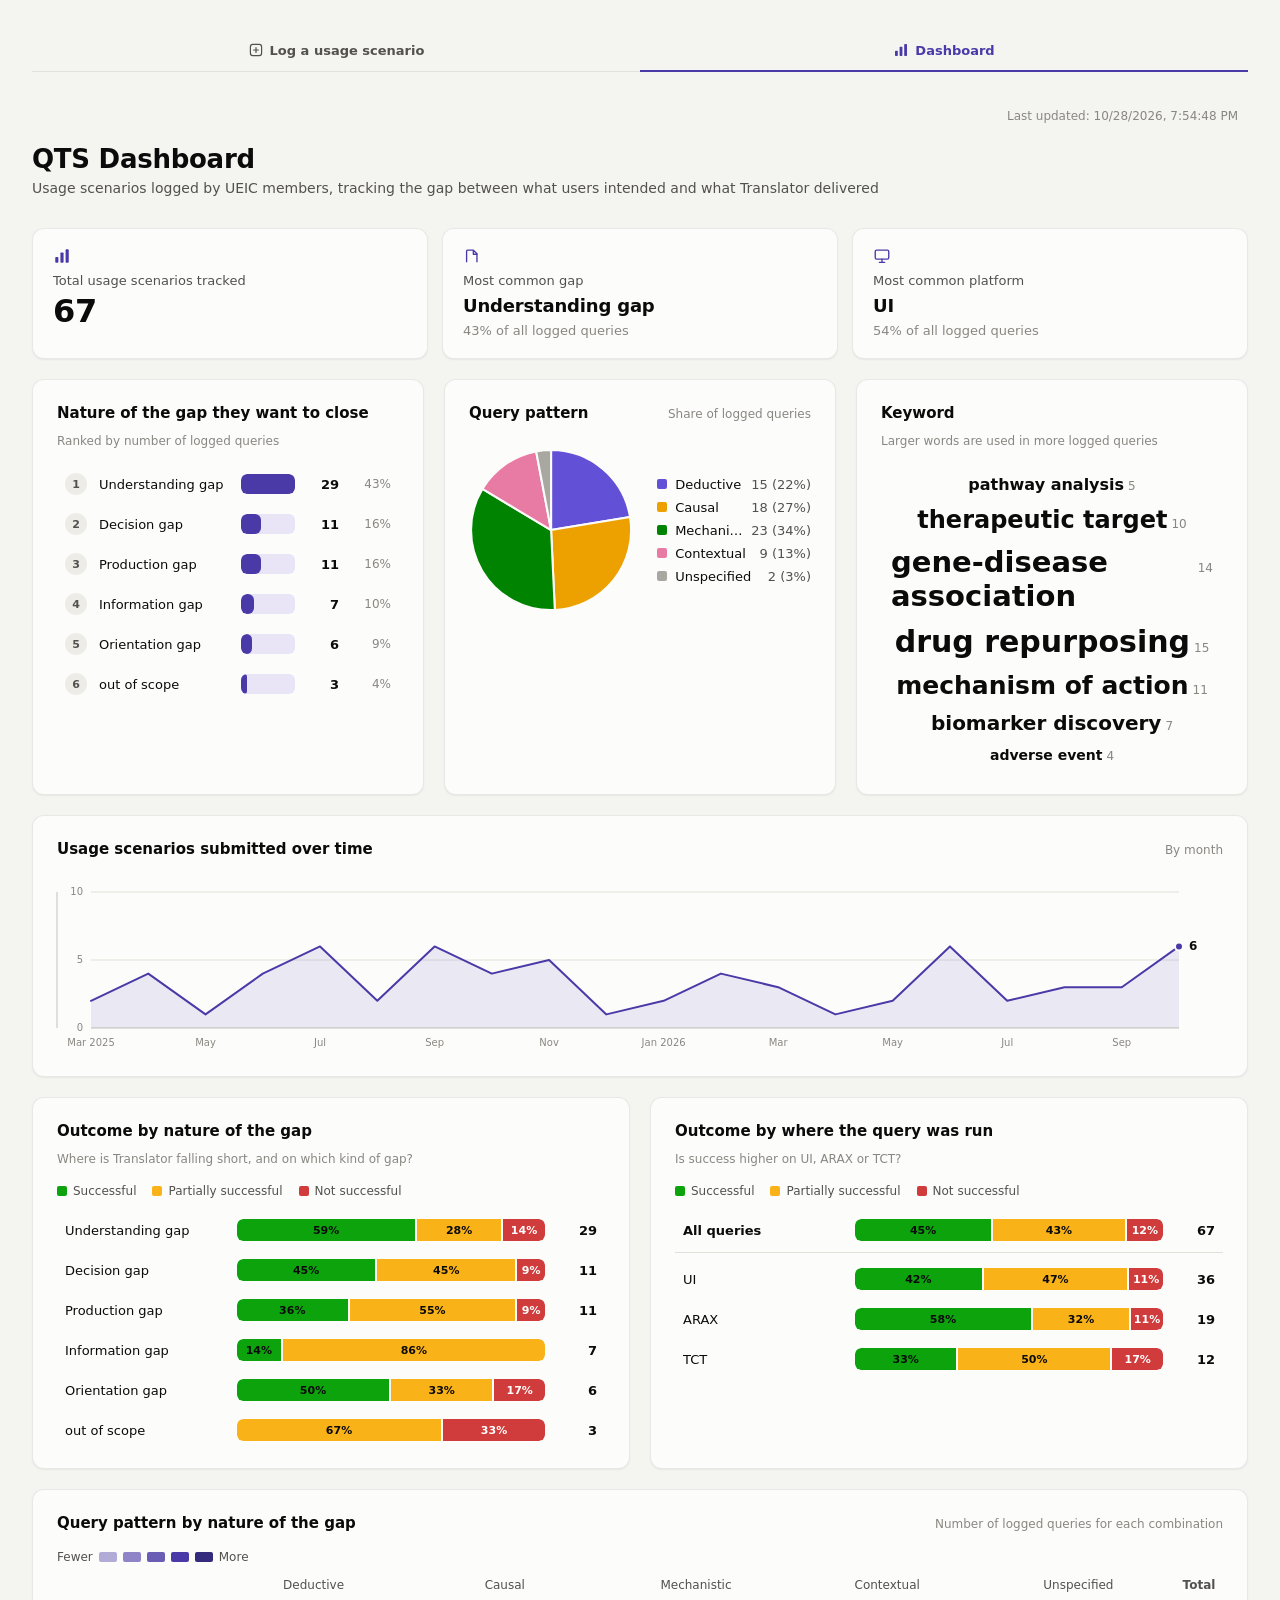
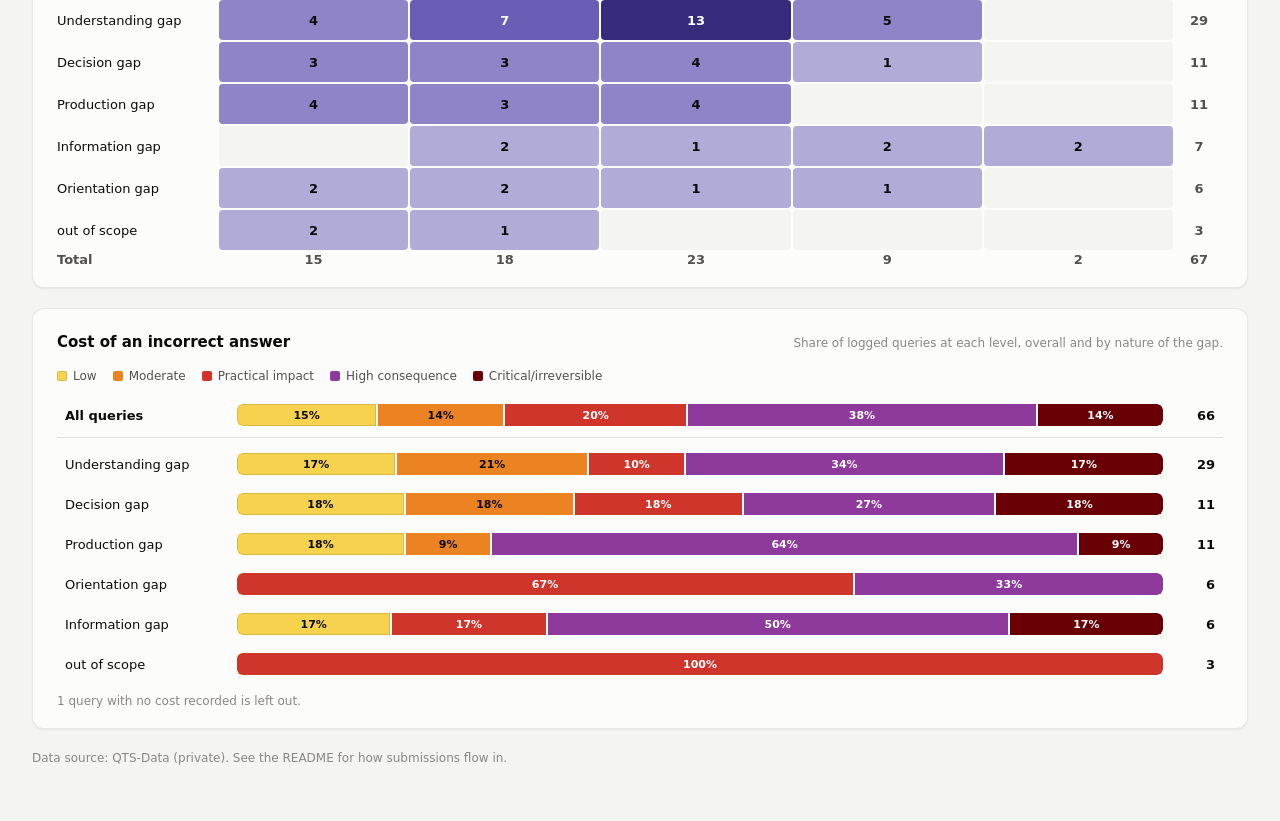
<file: docs/index.html>
<!doctype html>
<html lang="en">
<head>
  <meta charset="utf-8" />
  <meta name="viewport" content="width=device-width, initial-scale=1" />
  <title>QTS Dashboard</title>
  <link rel="stylesheet" href="style.css" />
</head>
<body>
  <main class="page">
    <nav class="tab-bar">
      <a href="log-scenario.html" class="tab-link">
        <svg class="tab-icon" viewBox="0 0 20 20" fill="none" aria-hidden="true">
          <rect x="3" y="3" width="14" height="14" rx="3" stroke="currentColor" stroke-width="1.5"/>
          <path d="M10 7v6M7 10h6" stroke="currentColor" stroke-width="1.5" stroke-linecap="round"/>
        </svg>
        Log a usage scenario
      </a>
      <a href="index.html" class="tab-link is-active">
        <svg class="tab-icon" viewBox="0 0 20 20" fill="none" aria-hidden="true">
          <rect x="2.5" y="11" width="3.5" height="6.5" rx="1" fill="currentColor"/>
          <rect x="8.25" y="6" width="3.5" height="11.5" rx="1" fill="currentColor"/>
          <rect x="14" y="2.5" width="3.5" height="15" rx="1" fill="currentColor"/>
        </svg>
        Dashboard
      </a>
    </nav>

    <header class="page-header">
      <div class="header-top">
        <span class="badge badge-muted" id="last-updated">Last updated: –</span>
      </div>
      <h1>QTS Dashboard</h1>
      <p class="subtitle">Usage scenarios logged by UEIC members, tracking the gap between what users intended and what Translator delivered</p>
    </header>

    <section class="stat-grid" aria-live="polite">
      <div class="stat-tile">
        <svg class="stat-icon" viewBox="0 0 20 20" fill="none" aria-hidden="true">
          <rect x="2.5" y="11" width="3.5" height="6.5" rx="1" fill="currentColor"/>
          <rect x="8.25" y="6" width="3.5" height="11.5" rx="1" fill="currentColor"/>
          <rect x="14" y="2.5" width="3.5" height="15" rx="1" fill="currentColor"/>
        </svg>
        <span class="stat-label">Total usage scenarios tracked</span>
        <span class="stat-value" id="total-rows">–</span>
      </div>

      <div class="stat-tile">
        <svg class="stat-icon" viewBox="0 0 20 20" fill="none" aria-hidden="true">
          <path d="M4 17V4.5a1 1 0 0 1 1-1h6.6l3.9 3.9V17" stroke="currentColor" stroke-width="1.5" stroke-linejoin="round"/>
          <path d="M11.5 3.5V8h4.5" stroke="currentColor" stroke-width="1.5" stroke-linejoin="round"/>
        </svg>
        <span class="stat-label">Most common gap</span>
        <span class="stat-value stat-value-text" id="top-category">–</span>
        <span class="stat-sub" id="top-category-pct"></span>
      </div>

      <div class="stat-tile">
        <svg class="stat-icon" viewBox="0 0 20 20" fill="none" aria-hidden="true">
          <rect x="2.5" y="3.5" width="15" height="10" rx="1.5" stroke="currentColor" stroke-width="1.5"/>
          <path d="M7 17h6M10 13.5V17" stroke="currentColor" stroke-width="1.5" stroke-linecap="round"/>
        </svg>
        <span class="stat-label">Most common platform</span>
        <span class="stat-value stat-value-text" id="top-platform">–</span>
        <span class="stat-sub" id="top-platform-pct"></span>
      </div>
    </section>

    <div class="chart-grid">

      <!-- Three compact cards share the top row: gap ranking, query pattern
           pie and keyword cloud. -->
      <div class="chart-row-3 chart-span-2">
        <section class="chart-card">
          <div class="chart-card-header">
            <h2>Nature of the gap they want to close</h2>
            <span class="chart-card-sub">Ranked by number of logged queries</span>
          </div>
          <div id="chart-empty" class="empty-state" hidden></div>
          <div id="chart-container"></div>
        </section>

        <section class="chart-card">
          <div class="chart-card-header">
            <h2>Query pattern</h2>
            <span class="chart-card-sub">Share of logged queries</span>
          </div>
          <div id="query-pattern-empty" class="empty-state" hidden></div>
          <div id="query-pattern-container"></div>
        </section>

        <section class="chart-card">
          <div class="chart-card-header">
            <h2>Keyword</h2>
            <span class="chart-card-sub">Larger words are used in more logged queries</span>
          </div>
          <div id="keyword-empty" class="empty-state" hidden></div>
          <div id="keyword-container"></div>
        </section>
      </div>

      <section class="chart-card chart-span-2">
        <div class="chart-card-header">
          <h2>Usage scenarios submitted over time</h2>
          <span class="chart-card-sub">By month</span>
        </div>
        <div id="trend-empty" class="empty-state" hidden></div>
        <div id="trend-container" class="trend-chart"></div>
      </section>

      <section class="chart-card">
        <div class="chart-card-header">
          <h2>Outcome by nature of the gap</h2>
          <span class="chart-card-sub">Where is Translator falling short, and on which kind of gap?</span>
        </div>
        <div id="outcome-by-gap-empty" class="empty-state" hidden></div>
        <div id="outcome-by-gap-container">
          <div class="stacked-legend">
            <span class="legend-item"><span class="legend-swatch legend-swatch-good"></span>Successful</span>
            <span class="legend-item"><span class="legend-swatch legend-swatch-warning"></span>Partially successful</span>
            <span class="legend-item"><span class="legend-swatch legend-swatch-critical"></span>Not successful</span>
          </div>
          <div id="outcome-by-gap-rows" class="stacked-rows"></div>
        </div>
      </section>

      <section class="chart-card">
        <div class="chart-card-header">
          <h2>Outcome by where the query was run</h2>
          <span class="chart-card-sub">Is success higher on UI, ARAX or TCT?</span>
        </div>
        <div id="outcome-by-platform-empty" class="empty-state" hidden></div>
        <div id="outcome-by-platform-container">
          <div class="stacked-legend">
            <span class="legend-item"><span class="legend-swatch legend-swatch-good"></span>Successful</span>
            <span class="legend-item"><span class="legend-swatch legend-swatch-warning"></span>Partially successful</span>
            <span class="legend-item"><span class="legend-swatch legend-swatch-critical"></span>Not successful</span>
          </div>
          <div id="outcome-by-platform-rows" class="stacked-rows"></div>
        </div>
      </section>

      <section class="chart-card chart-span-2">
        <div class="chart-card-header">
          <h2>Query pattern by nature of the gap</h2>
          <span class="chart-card-sub">Number of logged queries for each combination</span>
        </div>
        <div class="heat-legend" aria-hidden="true">
          <span>Fewer</span>
          <span class="legend-swatch seq-1"></span>
          <span class="legend-swatch seq-2"></span>
          <span class="legend-swatch seq-3"></span>
          <span class="legend-swatch seq-4"></span>
          <span class="legend-swatch seq-5"></span>
          <span>More</span>
        </div>
        <div id="pattern-by-gap-empty" class="empty-state" hidden></div>
        <div id="pattern-by-gap-container" class="heatmap-scroll"></div>
      </section>

      <section class="chart-card chart-span-2">
        <div class="chart-card-header">
          <h2>Cost of an incorrect answer</h2>
          <span class="chart-card-sub">Share of logged queries at each level, overall and by nature of the gap.</span>
        </div>
        <div id="cost-of-error-empty" class="empty-state" hidden></div>
        <div id="cost-of-error-container">
          <div class="stacked-legend">
            <span class="legend-item"><span class="legend-swatch sev-1"></span>Low</span>
            <span class="legend-item"><span class="legend-swatch sev-2"></span>Moderate</span>
            <span class="legend-item"><span class="legend-swatch sev-3"></span>Practical impact</span>
            <span class="legend-item"><span class="legend-swatch sev-4"></span>High consequence</span>
            <span class="legend-item"><span class="legend-swatch sev-5"></span>Critical/irreversible</span>
          </div>
          <div id="cost-of-error-rows" class="stacked-rows"></div>
          <p id="cost-of-error-note" class="chart-note" hidden></p>
        </div>
      </section>

    </div>

    <footer class="page-footer">
      <span id="data-source-note">Data source: QTS-Data (private). See the README for how submissions flow in.</span>
    </footer>
  </main>

  <div id="tooltip" class="tooltip" hidden></div>

  <script src="app.js"></script>
</body>
</html>
</file>
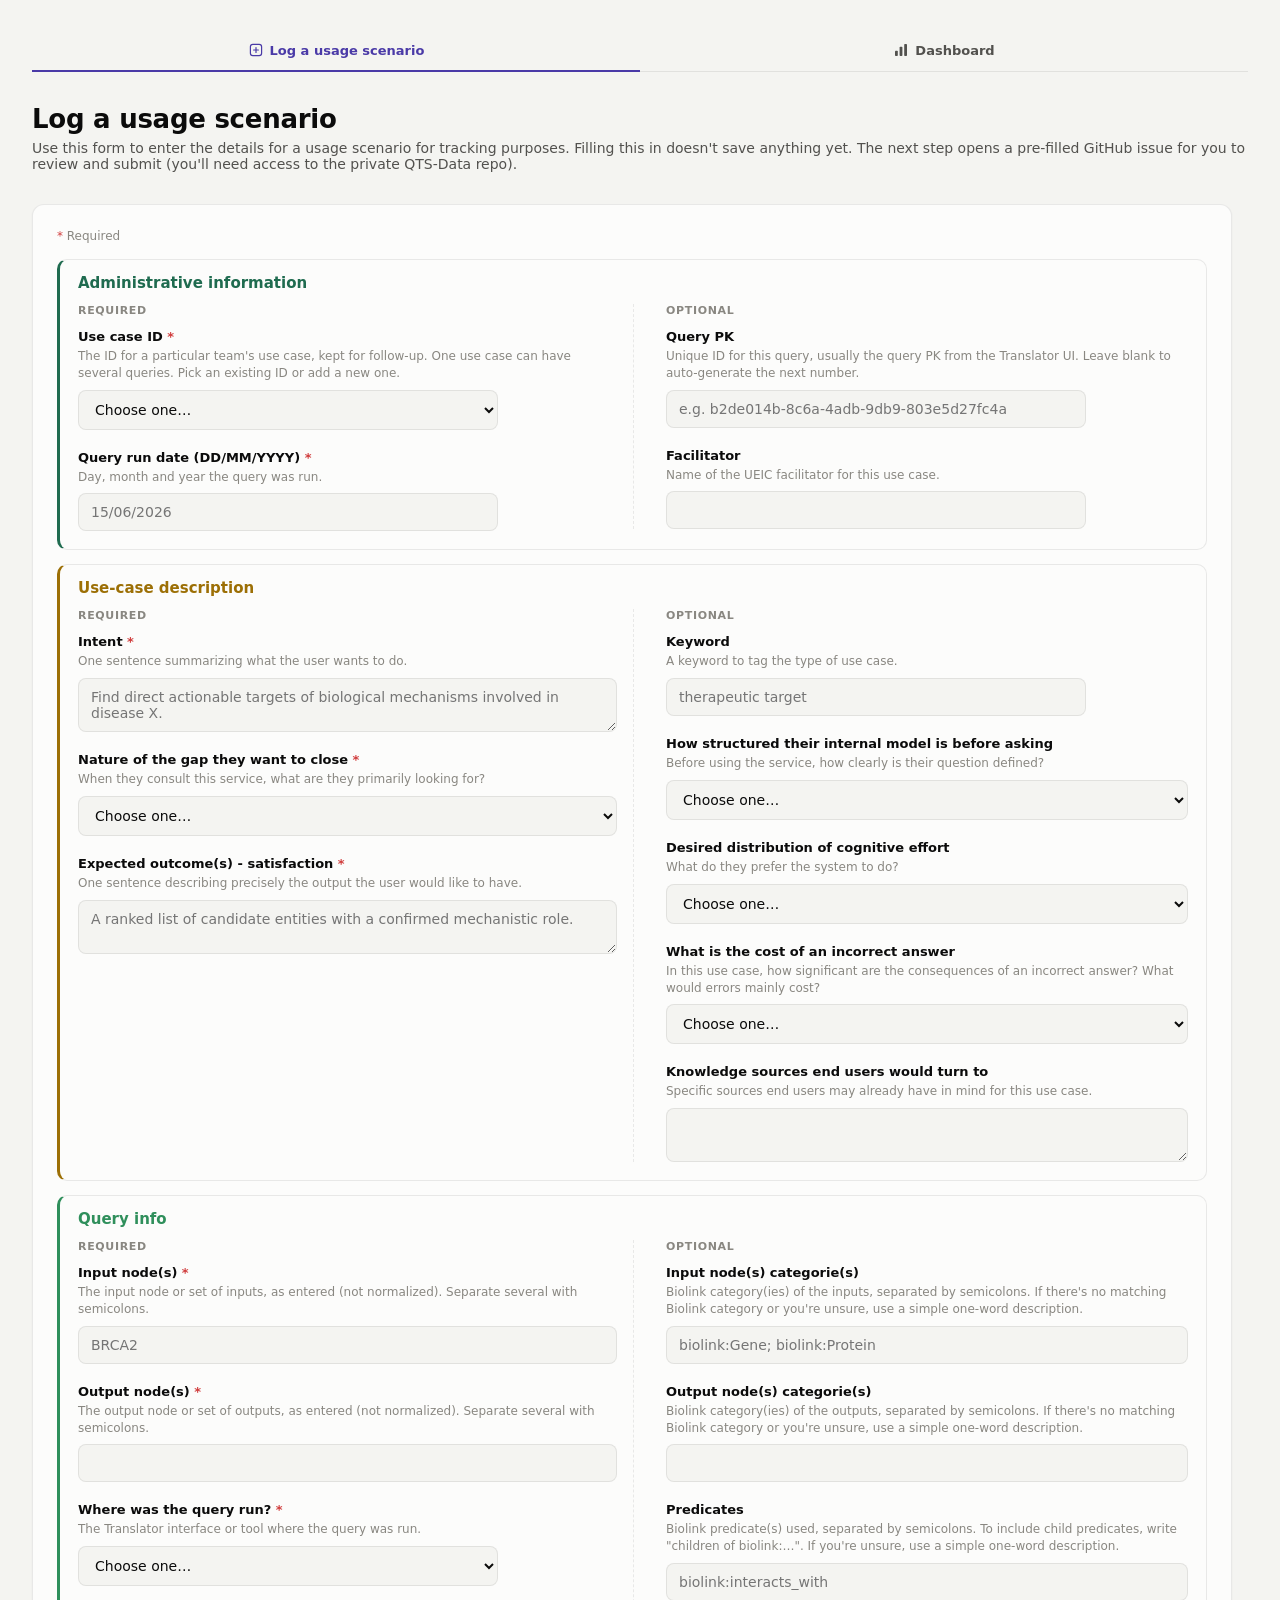
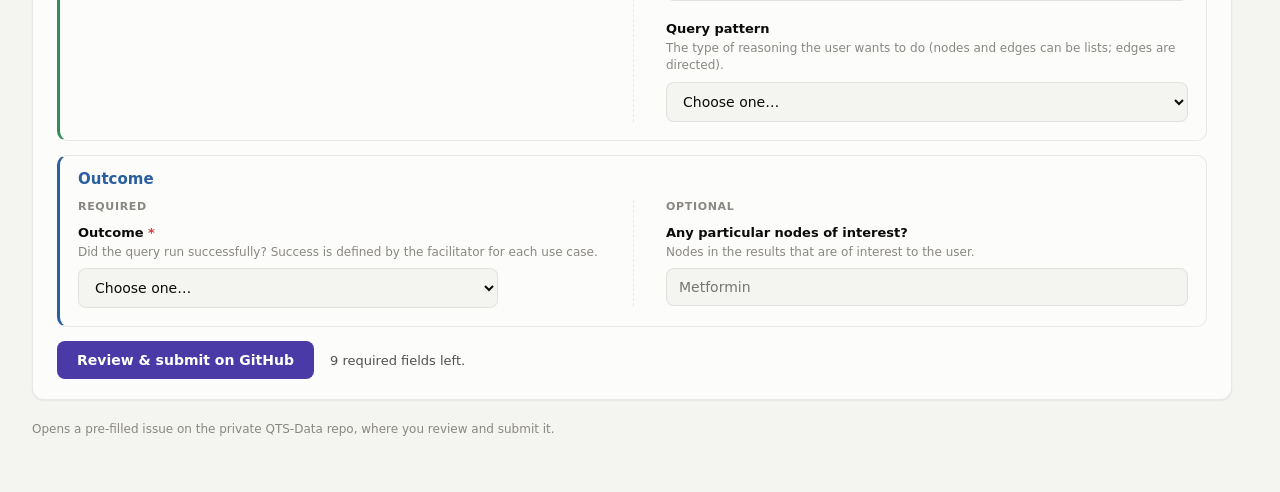
<file: docs/log-scenario.html>
<!doctype html>
<html lang="en">
<head>
  <meta charset="utf-8" />
  <meta name="viewport" content="width=device-width, initial-scale=1" />
  <title>Log a Usage Scenario · QTS Dashboard</title>
  <link rel="stylesheet" href="style.css" />
</head>
<body>
  <main class="page">
    <nav class="tab-bar">
      <a href="log-scenario.html" class="tab-link is-active">
        <svg class="tab-icon" viewBox="0 0 20 20" fill="none" aria-hidden="true">
          <rect x="3" y="3" width="14" height="14" rx="3" stroke="currentColor" stroke-width="1.5"/>
          <path d="M10 7v6M7 10h6" stroke="currentColor" stroke-width="1.5" stroke-linecap="round"/>
        </svg>
        Log a usage scenario
      </a>
      <a href="index.html" class="tab-link">
        <svg class="tab-icon" viewBox="0 0 20 20" fill="none" aria-hidden="true">
          <rect x="2.5" y="11" width="3.5" height="6.5" rx="1" fill="currentColor"/>
          <rect x="8.25" y="6" width="3.5" height="11.5" rx="1" fill="currentColor"/>
          <rect x="14" y="2.5" width="3.5" height="15" rx="1" fill="currentColor"/>
        </svg>
        Dashboard
      </a>
    </nav>

    <header class="page-header">
      <h1>Log a usage scenario</h1>
      <p class="subtitle">
        Use this form to enter the details for a usage scenario for tracking purposes.
        Filling this in doesn't save anything yet. The next step opens a pre-filled
        GitHub issue for you to review and submit (you'll need access to the private
        QTS-Data repo).
      </p>
    </header>

    <section class="chart-card form-card">
      <form id="scenario-form" novalidate>
        <p class="form-required-note"><span class="required-mark">*</span> Required</p>

        <!-- Required fields are on the left, optional on the right. -->

        <!-- Administrative information -->
        <section class="form-section" id="sec-admin" style="--section-color: var(--cat-admin)" aria-labelledby="sec-admin-title">
          <h2 class="form-section-title" id="sec-admin-title">Administrative information</h2>
          <div class="form-section-fields">

            <div class="form-col form-col-required">
              <p class="form-col-label">Required</p>
              <!-- Neither control carries name="use_case_id": log-scenario.js
                   sets that param from whichever one is in use. -->
              <div class="form-field">
                <label for="use_case_id_select">Use case ID</label>
                <p class="field-hint" id="use_case_id-hint">The ID for a particular team's use case, kept for follow-up. One use case can have several queries. Pick an existing ID or add a new one.</p>
                <select id="use_case_id_select" class="input-short" aria-describedby="use_case_id-hint use_case_id-error" required>
                  <option value="" disabled selected>Choose one…</option>
                  <option value="__new__">+ Add a new use case ID…</option>
                </select>
                <input type="text" id="use_case_id_new" class="input-short" aria-describedby="use_case_id-hint use_case_id-error" placeholder="New use case ID, e.g. CATRAX-03" hidden />
                <p class="field-error" id="use_case_id-error" hidden></p>
              </div>

              <div class="form-field">
                <label for="query_run_date">Query run date (DD/MM/YYYY)</label>
                <p class="field-hint" id="query_run_date-hint">Day, month and year the query was run.</p>
                <input
                  type="text"
                  id="query_run_date" data-error="Use DD/MM/YYYY, e.g. 15/06/2026."
                  name="query_run_date"
                  class="input-short"
                  aria-describedby="query_run_date-hint query_run_date-error"
                  required
                  placeholder="15/06/2026"
                  pattern="^(0[1-9]|[12]\d|3[01])/(0[1-9]|1[0-2])/\d{4}$"
                  title="Day, month and year as DD/MM/YYYY, e.g. 15/06/2026"
                />
                <p class="field-error" id="query_run_date-error" hidden></p>
              </div>
            </div>

            <div class="form-col form-col-optional">
              <p class="form-col-label">Optional</p>
              <div class="form-field">
                <label for="query_pk">Query PK</label>
                <p class="field-hint" id="query_pk-hint">Unique ID for this query, usually the query PK from the Translator UI. Leave blank to auto-generate the next number.</p>
                <input
                  type="text"
                  id="query_pk" data-error="Use only letters, numbers and hyphens."
                  name="query_pk"
                  class="input-short"
                  aria-describedby="query_pk-hint query_pk-error"
                  placeholder="e.g. b2de014b-8c6a-4adb-9db9-803e5d27fc4a"
                  pattern="^[A-Za-z0-9\-]+$"
                  title="Letters, numbers and hyphens only"
                />
                <p class="field-error" id="query_pk-error" hidden></p>
              </div>

              <div class="form-field">
                <label for="facilitator">Facilitator</label>
                <p class="field-hint" id="facilitator-hint">Name of the UEIC facilitator for this use case.</p>
                <input type="text" id="facilitator" name="facilitator" class="input-short" aria-describedby="facilitator-hint" />
              </div>
            </div>

          </div>
        </section>

        <!-- Use-case description -->
        <section class="form-section" id="sec-usecase" style="--section-color: var(--cat-usecase)" aria-labelledby="sec-usecase-title">
          <h2 class="form-section-title" id="sec-usecase-title">Use-case description</h2>
          <div class="form-section-fields">

            <div class="form-col form-col-required">
              <p class="form-col-label">Required</p>
              <div class="form-field">
                <label for="intent">Intent</label>
                <p class="field-hint" id="intent-hint">One sentence summarizing what the user wants to do.</p>
                <textarea
                  id="intent"
                  name="intent"
                  rows="2"
                  aria-describedby="intent-hint intent-error"
                  required
                  placeholder="Find direct actionable targets of biological mechanisms involved in disease X."
                ></textarea>
                <p class="field-error" id="intent-error" hidden></p>
              </div>

              <div class="form-field">
                <label for="nature_of_gap">Nature of the gap they want to close</label>
                <p class="field-hint" id="nature_of_gap-hint">When they consult this service, what are they primarily looking for?</p>
                <select id="nature_of_gap" name="nature_of_gap" aria-describedby="nature_of_gap-hint nature_of_gap-error" required>
                  <option value="" disabled selected>Choose one…</option>
                  <option value="0 - out of scope">0 - out of scope</option>
                  <option value="1 - Information gap">1 - Information gap (specific data)</option>
                  <option value="2 - Understanding gap">2 - Understanding gap (explanation of mechanisms)</option>
                  <option value="3 - Decision gap">3 - Decision gap (help choosing between options)</option>
                  <option value="4 - Production gap">4 - Production gap (help drafting or generating content)</option>
                  <option value="5 - Orientation gap">5 - Orientation gap (help reframing a problem)</option>
                </select>
                <p class="field-error" id="nature_of_gap-error" hidden></p>
              </div>

              <div class="form-field">
                <label for="expected_outcome">Expected outcome(s) - satisfaction</label>
                <p class="field-hint" id="expected_outcome-hint">One sentence describing precisely the output the user would like to have.</p>
                <textarea
                  id="expected_outcome"
                  name="expected_outcome"
                  rows="2"
                  aria-describedby="expected_outcome-hint expected_outcome-error"
                  required
                  placeholder="A ranked list of candidate entities with a confirmed mechanistic role."
                ></textarea>
                <p class="field-error" id="expected_outcome-error" hidden></p>
              </div>
            </div>

            <div class="form-col form-col-optional">
              <p class="form-col-label">Optional</p>
              <div class="form-field">
                <label for="keyword">Keyword</label>
                <p class="field-hint" id="keyword-hint">A keyword to tag the type of use case.</p>
                <input type="text" id="keyword" name="keyword" class="input-short" aria-describedby="keyword-hint" placeholder="therapeutic target" />
              </div>

              <div class="form-field">
                <label for="internal_model_structure">How structured their internal model is before asking</label>
                <p class="field-hint" id="internal_model_structure-hint">Before using the service, how clearly is their question defined?</p>
                <select id="internal_model_structure" name="internal_model_structure" aria-describedby="internal_model_structure-hint">
                  <option value="" selected>Choose one…</option>
                  <option value="1 - Undefined">1 - Undefined (no specific aim formulated)</option>
                  <option value="2 - Broad">2 - Broad (exploring a topic)</option>
                  <option value="3 - Structured">3 - Structured (refining a specific question)</option>
                  <option value="4 - Constrained">4 - Constrained (answering a question given a specific context or knowledge)</option>
                  <option value="5 - Hypothesis-driven">5 - Hypothesis-driven (testing a defined hypothesis)</option>
                </select>
              </div>

              <div class="form-field">
                <label for="cognitive_effort">Desired distribution of cognitive effort</label>
                <p class="field-hint" id="cognitive_effort-hint">What do they prefer the system to do?</p>
                <select id="cognitive_effort" name="cognitive_effort" aria-describedby="cognitive_effort-hint">
                  <option value="" selected>Choose one…</option>
                  <option value="1 - Stimulus only">1 - Stimulus only (stimulate thinking: "show me what's there to help me think")</option>
                  <option value="2 - Co-thinking">2 - Co-thinking (exploration: "respond to what I want as I interact")</option>
                  <option value="3 - Guided support">3 - Guided support (step by step: "guide me to the next step and explain why")</option>
                  <option value="4 - Delegated reasoning">4 - Delegated reasoning (full analysis: "give me summaries of the findings")</option>
                  <option value="5 - Full delegation">5 - Full delegation (direct recommendation: "a quick, possible answer")</option>
                </select>
              </div>

              <div class="form-field">
                <label for="cost_of_error">What is the cost of an incorrect answer</label>
                <p class="field-hint" id="cost_of_error-hint">In this use case, how significant are the consequences of an incorrect answer? What would errors mainly cost?</p>
                <select id="cost_of_error" name="cost_of_error" aria-describedby="cost_of_error-hint">
                  <option value="" selected>Choose one…</option>
                  <option value="1 - Low">1 - Low (nothing)</option>
                  <option value="2 - Moderate">2 - Moderate (time)</option>
                  <option value="3 - Practical impact">3 - Practical impact (resources)</option>
                  <option value="4 - High consequence">4 - High consequence (publication or communication quality)</option>
                  <option value="5 - Critical/irreversible">5 - Critical/irreversible (regulatory compliance or animal safety)</option>
                </select>
              </div>

              <div class="form-field">
                <label for="knowledge_sources">Knowledge sources end users would turn to</label>
                <p class="field-hint" id="knowledge_sources-hint">Specific sources end users may already have in mind for this use case.</p>
                <textarea id="knowledge_sources" name="knowledge_sources" rows="2" aria-describedby="knowledge_sources-hint"></textarea>
              </div>
            </div>

          </div>
        </section>

        <!-- Query info -->
        <section class="form-section" id="sec-query" style="--section-color: var(--cat-query)" aria-labelledby="sec-query-title">
          <h2 class="form-section-title" id="sec-query-title">Query info</h2>
          <div class="form-section-fields">

            <div class="form-col form-col-required">
              <p class="form-col-label">Required</p>
              <div class="form-field">
                <label for="input_nodes">Input node(s)</label>
                <p class="field-hint" id="input_nodes-hint">The input node or set of inputs, as entered (not normalized). Separate several with semicolons.</p>
                <input type="text" id="input_nodes" name="input_nodes" aria-describedby="input_nodes-hint input_nodes-error" required placeholder="BRCA2" />
                <p class="field-error" id="input_nodes-error" hidden></p>
              </div>

              <div class="form-field">
                <label for="output_nodes">Output node(s)</label>
                <p class="field-hint" id="output_nodes-hint">The output node or set of outputs, as entered (not normalized). Separate several with semicolons.</p>
                <input type="text" id="output_nodes" name="output_nodes" aria-describedby="output_nodes-hint output_nodes-error" required />
                <p class="field-error" id="output_nodes-error" hidden></p>
              </div>

              <div class="form-field">
                <label for="where_run">Where was the query run?</label>
                <p class="field-hint" id="where_run-hint">The Translator interface or tool where the query was run.</p>
                <select id="where_run" name="where_run" class="input-short" aria-describedby="where_run-hint where_run-error" required>
                  <option value="" disabled selected>Choose one…</option>
                  <option value="UI">UI (Translator web interface)</option>
                  <option value="ARAX">ARAX</option>
                  <option value="TCT">TCT (Translator Component Toolkit notebook)</option>
                </select>
                <p class="field-error" id="where_run-error" hidden></p>
              </div>
            </div>

            <div class="form-col form-col-optional">
              <p class="form-col-label">Optional</p>
              <div class="form-field">
                <label for="input_node_categories">Input node(s) categorie(s)</label>
                <p class="field-hint" id="input_node_categories-hint">Biolink category(ies) of the inputs, separated by semicolons. If there's no matching Biolink category or you're unsure, use a simple one-word description.</p>
                <input type="text" id="input_node_categories" name="input_node_categories" aria-describedby="input_node_categories-hint" placeholder="biolink:Gene; biolink:Protein" />
              </div>

              <div class="form-field">
                <label for="output_node_categories">Output node(s) categorie(s)</label>
                <p class="field-hint" id="output_node_categories-hint">Biolink category(ies) of the outputs, separated by semicolons. If there's no matching Biolink category or you're unsure, use a simple one-word description.</p>
                <input type="text" id="output_node_categories" name="output_node_categories" aria-describedby="output_node_categories-hint" />
              </div>

              <div class="form-field">
                <label for="predicates">Predicates</label>
                <p class="field-hint" id="predicates-hint">Biolink predicate(s) used, separated by semicolons. To include child predicates, write "children of biolink:…". If you're unsure, use a simple one-word description.</p>
                <input type="text" id="predicates" name="predicates" aria-describedby="predicates-hint" placeholder="biolink:interacts_with" />
              </div>

              <div class="form-field">
                <label for="query_pattern">Query pattern</label>
                <p class="field-hint" id="query_pattern-hint">The type of reasoning the user wants to do (nodes and edges can be lists; edges are directed).</p>
                <select id="query_pattern" name="query_pattern" aria-describedby="query_pattern-hint">
                  <option value="" selected>Choose one…</option>
                  <option value="1 - Deductive">1 - Deductive (from node X, edge j, find all nodes Y)</option>
                  <option value="2 - Causal">2 - Causal (given node X, edge j, find all nodes Y)</option>
                  <option value="3 - Mechanistic">3 - Mechanistic (Pathfinder: how can you explain the relationship between nodes X and Y?)</option>
                  <option value="4 - Contextual">4 - Contextual (Neighborhood: what do we know about node X?)</option>
                </select>
              </div>
            </div>

          </div>
        </section>

        <!-- Outcome -->
        <section class="form-section" id="sec-outcome" style="--section-color: var(--cat-outcome)" aria-labelledby="sec-outcome-title">
          <h2 class="form-section-title" id="sec-outcome-title">Outcome</h2>
          <div class="form-section-fields">

            <div class="form-col form-col-required">
              <p class="form-col-label">Required</p>
              <div class="form-field">
                <label for="outcome">Outcome</label>
                <p class="field-hint" id="outcome-hint">Did the query run successfully? Success is defined by the facilitator for each use case.</p>
                <select id="outcome" name="outcome" class="input-short" aria-describedby="outcome-hint outcome-error" required>
                  <option value="" disabled selected>Choose one…</option>
                  <option value="Y">Y (successful)</option>
                  <option value="Partial">Partial (partly successful)</option>
                  <option value="N">N (not successful)</option>
                </select>
                <p class="field-error" id="outcome-error" hidden></p>
              </div>
            </div>

            <div class="form-col form-col-optional">
              <p class="form-col-label">Optional</p>
              <div class="form-field">
                <label for="nodes_of_interest">Any particular nodes of interest?</label>
                <p class="field-hint" id="nodes_of_interest-hint">Nodes in the results that are of interest to the user.</p>
                <input type="text" id="nodes_of_interest" name="nodes_of_interest" aria-describedby="nodes_of_interest-hint" placeholder="Metformin" />
              </div>

              <div id="outcome-followups" hidden>
                <p class="form-section-note">
                  The outcome wasn't fully successful, so these fields about what
                  went wrong are shown too. Fill in whatever applies.
                </p>

                <div class="form-field">
                  <label for="nodes_of_non_interest">Any particular nodes of non interest (must not show)?</label>
                  <p class="field-hint" id="nodes_of_non_interest-hint">Nodes that currently show up in the results but must not.</p>
                  <input type="text" id="nodes_of_non_interest" name="nodes_of_non_interest" aria-describedby="nodes_of_non_interest-hint" placeholder="Water" />
                </div>

                <div class="form-field">
                  <label for="explanation_of_need">Explanation of the need</label>
                  <p class="field-hint" id="explanation_of_need-hint">A few words on what the user needs to complete the query.</p>
                  <textarea id="explanation_of_need" name="explanation_of_need" rows="2" aria-describedby="explanation_of_need-hint" placeholder="display group of results"></textarea>
                </div>

                <div class="form-field">
                  <label for="system_functioning_level">Translator system functioning level for need</label>
                  <p class="field-hint" id="system_functioning_level-hint">The Translator level affected by the need or development.</p>
                  <input type="text" id="system_functioning_level" name="system_functioning_level" class="input-short" aria-describedby="system_functioning_level-hint" placeholder="grouping" />
                </div>

                <div class="form-field">
                  <label for="workaround_existing">Is a workaround existing? (indicate the development stage)</label>
                  <p class="field-hint" id="workaround_existing-hint">Can the user get the expected outcome another way? Give the development stage, e.g. "in house" if a power user has their own version.</p>
                  <input type="text" id="workaround_existing" name="workaround_existing" class="input-short" aria-describedby="workaround_existing-hint" placeholder="not implemented yet" />
                </div>

                <div class="form-field">
                  <label for="github_issue_link">GitHub issue link</label>
                  <p class="field-hint" id="github_issue_link-hint">Link to a separate GitHub issue (e.g. in the dev team's repo) tracking a problem, bug or enhancement found in this query. Not this submission's own issue. Leave blank if none.</p>
                  <input type="url" id="github_issue_link" data-error="Enter a full link starting with https://." name="github_issue_link" aria-describedby="github_issue_link-hint github_issue_link-error" placeholder="https://github.com/…" />
                  <p class="field-error" id="github_issue_link-error" hidden></p>
                </div>
              </div>
            </div>

          </div>
        </section>

        <div id="form-message" class="form-message" hidden></div>

        <div class="submit-row">
          <button type="submit" class="form-submit">Review &amp; submit on GitHub</button>
          <p class="submit-summary" id="submit-summary" aria-live="polite"></p>
        </div>
      </form>
    </section>

    <footer class="page-footer">
      <span>Opens a pre-filled issue on the private QTS-Data repo, where you review and submit it.</span>
    </footer>
  </main>

  <script src="log-scenario.js"></script>
</body>
</html>
</file>
<file: docs/style.css>
:root {
  color-scheme: light;
  --surface-1: #fcfcfb;
  --page-plane: #f4f4f1;
  --text-primary: #0b0b0b;
  --text-secondary: #52514e;
  --text-muted: #898781;
  --gridline: #e1e0d9;
  --baseline: #c3c2b7;
  --border: rgba(11, 11, 11, 0.08);
  --shadow: rgba(11, 11, 11, 0.06);
  --series-1: #4a3aa7;
  --series-1-hover: #352b7c;
  --series-1-track: #e9e5f7;
  --badge-live-bg: #ece8f9;
  --badge-live-text: #3a2f85;
  --rank-bg: #edece7;
  --status-critical: #d03b3b;
  --status-critical-bg: rgba(208, 59, 59, 0.10);
  /* Status palette -- fixed, never themed (same values in light/dark per
     the dataviz skill's reference palette). Used for the Outcome chart's
     Y/Partial/N, which carries inherent good/warn/bad meaning, not
     generic categorical identity. */
  --status-good: #0ca30c;
  --status-warning: #fab219;
  /* log-scenario.html section accents, matching DataDictionary.pdf's 4
     category colors (approximate -- tune against the PDF directly if the
     exact hues matter). Used as section accents only, not the site's
     primary brand color. */
  --cat-admin: #1f6b4f;
  --cat-usecase: #9c6f05;
  --cat-query: #2f8f5b;
  --cat-outcome: #2a5fa0;
  /* One 5-step purple ordinal scale (few -> many) for the heatmap, with the label ink that
     stays legible on each step. Validated with the dataviz skill's checker
     (--ordinal) against this mode's surface; the lightest step clears 2:1. */
  --seq-1: #b1abd8;
  --seq-2: #8e84c7;
  --seq-3: #6a5db6;
  --seq-4: #4a3aa7;
  --seq-5: #352b7c;
  --seq-1-text: #0b0b0b;
  --seq-2-text: #0b0b0b;
  --seq-3-text: #ffffff;
  --seq-4-text: #ffffff;
  --seq-5-text: #ffffff;
  /* Cost of an incorrect answer: Low = yellow ... Critical/irreversible =
     deep red, with a distinct hue for each level in between (orange, red,
     purple) so any one level can be named at a glance even when its
     neighbours are missing from a row. Validated all-pairs with the
     dataviz skill's checker (colour-blind and normal-vision separation
     both pass); the pale yellow end is below 3:1 against the card, so
     every segment carries a printed % and .sev-1 gets a thin edge. */
  --sev-1: #f6d24f;
  --sev-2: #ec8322;
  --sev-3: #d0352c;
  --sev-4: #8e3a9c;
  --sev-5: #690006;
  --sev-1-text: #0b0b0b;
  --sev-2-text: #0b0b0b;
  --sev-3-text: #ffffff;
  --sev-4-text: #ffffff;
  --sev-5-text: #ffffff;
  /* Pie slices (where run, query pattern): categorical, fixed order, never
     cycled -- a 5th+ category folds into a gray "Other". Validated all-pairs
     with the dataviz skill's checker (light: all pass; dark: CVD in the
     6-8 band, covered by the 2px slice gaps + labeled legend). */
  --pie-1: #6250d6;
  --pie-2: #eda100;
  --pie-3: #008300;
  --pie-4: #e87ba4;
  --pie-other: #a9a8a0;
}

@media (prefers-color-scheme: dark) {
  :root {
    color-scheme: dark;
    --surface-1: #1a1a19;
    --page-plane: #101010;
    --text-primary: #ffffff;
    --text-secondary: #c3c2b7;
    --text-muted: #898781;
    --gridline: #2c2c2a;
    --baseline: #383835;
    --border: rgba(255, 255, 255, 0.09);
    --shadow: rgba(0, 0, 0, 0.35);
    --series-1: #9085e9;
    --series-1-hover: #aba2f0;
    --series-1-track: #241f3d;
    --badge-live-bg: #2a2447;
    --badge-live-text: #b7aef2;
    --rank-bg: #242423;
    --cat-admin: #4fcfa0;
    --cat-usecase: #e0b23e;
    --cat-query: #6bd99b;
    --cat-outcome: #7da8e0;
    --seq-1: #4f4a77;
    --seq-2: #635c9a;
    --seq-3: #7870bf;
    --seq-4: #9085e9;
    --seq-5: #b7aff3;
    --seq-1-text: #ffffff;
    --seq-2-text: #ffffff;
    --seq-3-text: #ffffff;
    --seq-4-text: #0b0b0b;
    --seq-5-text: #0b0b0b;
    --sev-1: #f6d24f;
    --sev-2: #ee8a26;
    --sev-3: #de4433;
    --sev-4: #b679d4;
    --sev-5: #8f0f19;
    --sev-1-text: #0b0b0b;
    --sev-2-text: #0b0b0b;
    --sev-3-text: #0b0b0b;
    --sev-4-text: #0b0b0b;
    --sev-5-text: #ffffff;
    --pie-1: #9085e9;
    --pie-2: #c98500;
    --pie-3: #008300;
    --pie-4: #d55181;
    --pie-other: #6a6964;
  }
}

* {
  box-sizing: border-box;
}

body {
  margin: 0;
  background: var(--page-plane);
  color: var(--text-primary);
  font-family: system-ui, -apple-system, "Segoe UI", sans-serif;
}

.page {
  max-width: 1600px;
  margin: 0 auto;
  padding: 32px 32px 56px;
}

/* ---------- Nav ---------- */

.tab-bar {
  display: flex;
  border-bottom: 1px solid var(--border);
  margin-bottom: 32px;
}

.tab-link {
  display: flex;
  align-items: center;
  justify-content: center;
  gap: 6px;
  flex: 1;
  padding: 10px 0 12px;
  font-size: 13px;
  font-weight: 600;
  color: var(--text-secondary);
  text-decoration: none;
  border-bottom: 2px solid transparent;
  margin-bottom: -1px;
}

.tab-link:hover {
  color: var(--text-primary);
}

.tab-link.is-active {
  color: var(--series-1);
  border-bottom-color: var(--series-1);
}

.tab-icon {
  width: 16px;
  height: 16px;
  flex-shrink: 0;
}

/* ---------- Header ---------- */

.header-top {
  display: flex;
  align-items: center;
  justify-content: flex-end;
  gap: 12px;
  margin-bottom: 16px;
}

.badge {
  display: inline-flex;
  align-items: center;
  gap: 6px;
  font-size: 12px;
  font-weight: 600;
  padding: 5px 10px;
  border-radius: 999px;
  white-space: nowrap;
}

.badge-muted {
  background: transparent;
  color: var(--text-muted);
  font-weight: 500;
}

.page-header h1 {
  font-size: 26px;
  font-weight: 700;
  letter-spacing: -0.01em;
  margin: 0 0 6px;
}

.subtitle {
  color: var(--text-secondary);
  margin: 0 0 32px;
  font-size: 14px;
}

/* ---------- Stat tiles ---------- */

.stat-grid {
  display: grid;
  grid-template-columns: repeat(3, 1fr);
  gap: 14px;
  margin-bottom: 20px;
}

@media (max-width: 640px) {
  .stat-grid {
    grid-template-columns: 1fr;
  }
}

.stat-tile {
  display: flex;
  flex-direction: column;
  gap: 6px;
  background: var(--surface-1);
  border: 1px solid var(--border);
  border-radius: 12px;
  padding: 18px 20px 20px;
  box-shadow: 0 1px 2px var(--shadow);
}

.stat-icon {
  width: 18px;
  height: 18px;
  color: var(--series-1);
  margin-bottom: 2px;
}

.stat-label {
  font-size: 13px;
  color: var(--text-secondary);
}

.stat-value {
  font-size: 32px;
  font-weight: 700;
  line-height: 1.1;
  letter-spacing: -0.01em;
  font-variant-numeric: proportional-nums;
}

.stat-value-text {
  font-size: 18px;
  font-weight: 600;
  line-height: 1.3;
}

.stat-sub {
  font-size: 13px;
  color: var(--text-muted);
}

/* ---------- Chart grid ---------- */

.chart-grid {
  display: grid;
  grid-template-columns: repeat(2, minmax(0, 1fr));
  gap: 20px;
  margin-bottom: 20px;
}

.chart-grid .chart-card {
  margin-bottom: 0;
}

/* Charts that need the full row -- the trend line (many x-axis points)
   and the outcome-by-gap breakdown (a legend + several stacked rows). */
.chart-span-2 {
  grid-column: 1 / -1;
}

/* A full-width row holding three compact cards (gap ranking, query pattern
   pie, keyword cloud). */
.chart-row-3 {
  display: grid;
  grid-template-columns: repeat(3, minmax(0, 1fr));
  gap: 20px;
}

@media (max-width: 860px) {
  .chart-grid,
  .chart-row-3 {
    grid-template-columns: 1fr;
  }
}

/* ---------- Chart card ---------- */

.chart-card {
  background: var(--surface-1);
  border: 1px solid var(--border);
  border-radius: 12px;
  padding: 24px 24px 20px;
  margin-bottom: 20px;
  box-shadow: 0 1px 2px var(--shadow);
  position: relative;
}

.chart-card-header {
  display: flex;
  align-items: baseline;
  justify-content: space-between;
  gap: 12px;
  margin-bottom: 18px;
  flex-wrap: wrap;
}

.chart-card-header h2 {
  font-size: 15px;
  font-weight: 600;
  margin: 0;
}

.chart-card-sub {
  font-size: 12px;
  color: var(--text-muted);
}

.empty-state {
  color: var(--text-muted);
  font-size: 14px;
  padding: 24px 0;
}

#chart-container {
  display: flex;
  flex-direction: column;
  gap: 4px;
}

.bar-row,
.outcome-row {
  display: grid;
  align-items: center;
  gap: 12px;
  padding: 7px 8px;
  border-radius: 8px;
  cursor: pointer;
}

.bar-row {
  grid-template-columns: 22px minmax(0, 160px) 1fr 40px 44px;
}

/* A third-width card has less room, so the label column gives way first
   (long labels already truncate with a tooltip). */
.chart-row-3 .bar-row {
  grid-template-columns: 22px minmax(0, 130px) 1fr 32px 40px;
}

/* No rank column — outcome is a fixed 3-state scale, not ranked by count. */
.outcome-row {
  grid-template-columns: minmax(0, 160px) 1fr 40px 44px;
}

.bar-row:hover,
.bar-row:focus-visible,
.outcome-row:hover,
.outcome-row:focus-visible {
  background: color-mix(in srgb, var(--series-1) 6%, transparent);
  outline: none;
}

.bar-row:focus-visible,
.outcome-row:focus-visible {
  outline: 2px solid var(--series-1);
  outline-offset: -2px;
}

.bar-rank {
  width: 22px;
  height: 22px;
  border-radius: 50%;
  background: var(--rank-bg);
  color: var(--text-secondary);
  font-size: 11px;
  font-weight: 700;
  display: flex;
  align-items: center;
  justify-content: center;
  font-variant-numeric: tabular-nums;
}

.bar-label {
  overflow: hidden;
  text-overflow: ellipsis;
  white-space: nowrap;
  font-size: 13px;
  color: var(--text-primary);
  font-weight: 500;
}

.bar-track {
  height: 20px;
  border-radius: 6px;
  background: var(--series-1-track);
  overflow: hidden;
}

.bar-fill {
  height: 100%;
  background: var(--series-1);
  border-radius: 6px;
  min-width: 6px;
  transition: background 0.1s ease;
}

.bar-row:hover .bar-fill,
.bar-row:focus-visible .bar-fill {
  background: var(--series-1-hover);
}

/* Outcome carries inherent good/warn/bad meaning, so its fill uses the
   fixed status palette instead of the brand hue -- never color alone,
   always paired with the row's own text label. */
.bar-fill-good {
  background: var(--status-good);
}

.bar-fill-warning {
  background: var(--status-warning);
}

.bar-fill-critical {
  background: var(--status-critical);
}

.outcome-row:hover .bar-fill,
.outcome-row:focus-visible .bar-fill {
  filter: brightness(0.88);
}

.bar-value {
  font-size: 13px;
  font-weight: 600;
  color: var(--text-primary);
  font-variant-numeric: tabular-nums;
  text-align: right;
}

.bar-pct {
  font-size: 12px;
  color: var(--text-muted);
  font-variant-numeric: tabular-nums;
  text-align: right;
}

/* ---------- Stacked chart (outcome by gap) ---------- */

.stacked-legend {
  display: flex;
  gap: 16px;
  flex-wrap: wrap;
  margin-bottom: 14px;
}

.legend-item {
  display: flex;
  align-items: center;
  gap: 6px;
  font-size: 12px;
  color: var(--text-secondary);
}

.legend-swatch {
  width: 10px;
  height: 10px;
  border-radius: 2px;
  flex-shrink: 0;
}

.legend-swatch-good {
  background: var(--status-good);
}

.legend-swatch-warning {
  background: var(--status-warning);
}

.legend-swatch-critical {
  background: var(--status-critical);
}

.stacked-rows {
  display: flex;
  flex-direction: column;
  gap: 4px;
}

.stacked-row {
  display: grid;
  grid-template-columns: minmax(0, 160px) 1fr 40px;
  align-items: center;
  gap: 12px;
  padding: 7px 8px;
  border-radius: 8px;
  cursor: pointer;
}

.stacked-row:hover {
  background: color-mix(in srgb, var(--series-1) 6%, transparent);
}

.stacked-label {
  overflow: hidden;
  text-overflow: ellipsis;
  white-space: nowrap;
  font-size: 13px;
  color: var(--text-primary);
  font-weight: 500;
}

.stacked-track {
  height: 22px;
  border-radius: 6px;
  display: flex;
  gap: 2px; /* the surface-color gap between segments */
  overflow: hidden;
}

.stacked-segment {
  height: 100%;
  cursor: pointer;
  display: flex;
  align-items: center;
  justify-content: center;
  overflow: hidden;
  min-width: 0;
}

/* % printed on a segment (cost and outcome-by-platform charts). Ink comes
   from the segment's own fill class so it stays legible on every step. */
.stacked-pct {
  font-size: 11px;
  font-weight: 700;
  line-height: 1;
  white-space: nowrap;
  pointer-events: none;
}

.bar-fill-good,
.bar-fill-warning {
  color: #0b0b0b;
}

.bar-fill-critical {
  color: #ffffff;
}

.stacked-segment:focus-visible {
  outline: 2px solid var(--text-primary);
  outline-offset: -2px;
}

.stacked-segment:first-child {
  border-radius: 6px 0 0 6px;
}

.stacked-segment:last-child {
  border-radius: 0 6px 6px 0;
}

.stacked-segment-good {
  background: var(--status-good);
}

.stacked-segment-warning {
  background: var(--status-warning);
}

.stacked-segment-critical {
  background: var(--status-critical);
}

/* The "All queries" row sits apart from the per-gap rows below it. */
.stacked-row-overall {
  border-bottom: 1px solid var(--gridline);
  border-radius: 8px 8px 0 0;
  padding-bottom: 11px;
  margin-bottom: 4px;
}

.stacked-row-overall .stacked-label {
  font-weight: 700;
}

.stacked-total {
  font-size: 13px;
  font-weight: 600;
  color: var(--text-primary);
  font-variant-numeric: tabular-nums;
  text-align: right;
}

.chart-note {
  font-size: 12px;
  color: var(--text-muted);
  margin: 12px 0 0;
}

/* ---------- Heatmap (query pattern x gap) ---------- */

.heatmap-scroll {
  overflow-x: auto;
}

.heatmap {
  display: grid;
  gap: 2px;
  min-width: 520px;
  font-variant-numeric: tabular-nums;
}

.heatmap-col-label {
  font-size: 12px;
  color: var(--text-secondary);
  text-align: center;
  padding: 0 4px 6px;
}

.heatmap-row-label {
  font-size: 13px;
  font-weight: 500;
  color: var(--text-primary);
  overflow: hidden;
  text-overflow: ellipsis;
  white-space: nowrap;
  align-self: center;
  padding-right: 8px;
}

.heatmap-total-label {
  color: var(--text-secondary);
  font-weight: 600;
}

.heatmap-cell {
  height: 40px;
  border-radius: 4px;
  display: flex;
  align-items: center;
  justify-content: center;
  font-size: 13px;
  font-weight: 600;
  color: var(--text-primary);
  background: var(--page-plane);
}

.heatmap-cell[tabindex] {
  cursor: pointer;
}

.seq-1 { background: var(--seq-1); color: var(--seq-1-text); }
.seq-2 { background: var(--seq-2); color: var(--seq-2-text); }
.seq-3 { background: var(--seq-3); color: var(--seq-3-text); }
.seq-4 { background: var(--seq-4); color: var(--seq-4-text); }
.seq-5 { background: var(--seq-5); color: var(--seq-5-text); }
.sev-1 { background: var(--sev-1); color: var(--sev-1-text); box-shadow: inset 0 0 0 1px rgba(0, 0, 0, 0.12); }
.sev-2 { background: var(--sev-2); color: var(--sev-2-text); }
.sev-3 { background: var(--sev-3); color: var(--sev-3-text); }
.sev-4 { background: var(--sev-4); color: var(--sev-4-text); }
.sev-5 { background: var(--sev-5); color: var(--sev-5-text); }

.heat-legend {
  display: flex;
  align-items: center;
  gap: 6px;
  font-size: 12px;
  color: var(--text-secondary);
  margin-bottom: 14px;
}

.heat-legend .legend-swatch {
  width: 18px;
}

.heatmap-cell:focus-visible {
  outline: 2px solid var(--text-primary);
  outline-offset: -2px;
}

.heatmap-row-total {
  font-size: 13px;
  font-weight: 600;
  color: var(--text-secondary);
  display: flex;
  align-items: center;
  justify-content: center;
}

/* ---------- Pie charts (where run, query pattern) ---------- */

/* Pie with its legend beside it, so the pie can grow into the card's
   width instead of leaving empty space around a small circle. Wraps to
   pie-above-legend when the card is too narrow for both. */
.pie-chart {
  display: flex;
  flex-wrap: wrap;
  align-items: center;
  justify-content: center;
  gap: 18px 24px;
  flex: 1;
  padding-top: 8px;
}

.pie-svg {
  width: clamp(150px, 48%, 240px);
  height: auto;
  aspect-ratio: 1;
  display: block;
}

.pie-slice {
  stroke: var(--surface-1);
  stroke-width: 2px; /* the surface-color gap between slices */
  stroke-linejoin: round;
  cursor: pointer;
}

.pie-slice:hover {
  opacity: 0.85;
}

.pie-slice:focus-visible {
  outline: none;
  stroke: var(--text-primary);
}

.pie-legend {
  display: flex;
  flex-direction: column;
  gap: 8px;
  flex: 1 1 150px;
  min-width: 0;
}

.pie-legend-item {
  display: grid;
  grid-template-columns: 10px minmax(0, 1fr) auto;
  align-items: center;
  gap: 8px;
  font-size: 13px;
}

.pie-legend-label {
  color: var(--text-primary);
  overflow: hidden;
  text-overflow: ellipsis;
  white-space: nowrap;
}

.pie-legend-value {
  color: var(--text-secondary);
  font-variant-numeric: tabular-nums;
}

/* ---------- Word cloud (keyword) ---------- */

.word-cloud {
  display: flex;
  flex-wrap: wrap;
  justify-content: center;
  align-items: center;
  gap: 8px 14px;
  padding: 8px 4px;
}

.word-cloud-item {
  display: inline-flex;
  align-items: baseline;
  gap: 4px;
  font-weight: 600;
  line-height: 1.15;
  color: var(--text-primary);
  border-radius: 6px;
  padding: 2px 6px;
  cursor: pointer;
}

.word-cloud-item:hover,
.word-cloud-item:focus-visible {
  background: color-mix(in srgb, var(--series-1) 8%, transparent);
  outline: none;
}

.word-cloud-count {
  font-size: 12px;
  font-weight: 500;
  color: var(--text-muted);
  font-variant-numeric: tabular-nums;
}

/* ---------- Tooltip ---------- */

.tooltip {
  position: absolute;
  pointer-events: none;
  background: var(--surface-1);
  border: 1px solid var(--border);
  border-radius: 6px;
  padding: 8px 10px;
  font-size: 13px;
  box-shadow: 0 4px 16px var(--shadow);
  white-space: nowrap;
  z-index: 10;
}

.tooltip .tooltip-value {
  font-weight: 700;
  color: var(--text-primary);
}

.tooltip .tooltip-label {
  color: var(--text-secondary);
  margin-left: 6px;
}

/* ---------- Trend chart ---------- */

.trend-chart {
  width: 100%;
}

.trend-svg {
  width: 100%;
  height: auto;
  display: block;
  overflow: visible;
}

.trend-gridline {
  stroke: var(--gridline);
  stroke-width: 1;
}

.trend-baseline {
  stroke: var(--baseline);
  stroke-width: 1;
}

.trend-tick-label,
.trend-month-label {
  font-size: 10px;
  fill: var(--text-muted);
  font-variant-numeric: tabular-nums;
}

.trend-area {
  fill: var(--series-1);
  fill-opacity: 0.1;
  stroke: none;
}

.trend-line {
  fill: none;
  stroke: var(--series-1);
  stroke-width: 2;
  stroke-linejoin: round;
  stroke-linecap: round;
}

.trend-end-dot {
  fill: var(--series-1);
  stroke: var(--surface-1);
  stroke-width: 2;
}

.trend-end-label {
  font-size: 12px;
  font-weight: 700;
  fill: var(--text-primary);
  font-variant-numeric: tabular-nums;
}

.trend-crosshair {
  stroke: var(--baseline);
  stroke-width: 1;
}

/* ---------- Footer ---------- */

.page-footer {
  margin-top: 22px;
  font-size: 12px;
  color: var(--text-muted);
}

/* ---------- Form (log-scenario.html) ---------- */

.form-card {
  max-width: 1200px;
}

/* Each section is a collapsible <details>, filled in one at a time (see
   log-scenario.js). --section-color is set inline per section. */
.form-section {
  border: 1px solid var(--border);
  border-left: 3px solid var(--section-color);
  border-radius: 10px;
  margin-bottom: 14px;
  background: var(--surface-1);
}

.form-section-title {
  font-size: 15px;
  font-weight: 700;
  color: var(--section-color);
  margin: 0;
  padding: 14px 18px 8px;
}

.form-section-note {
  font-size: 12px;
  color: var(--text-muted);
  margin: 4px 0 0;
}

/* Two columns per section: required fields on the left, optional on the
   right, so filling in the basics is one pass down the left. Stacks on
   narrow screens (required first). */
.form-section-fields {
  display: grid;
  grid-template-columns: 1fr 1fr;
  gap: 20px 32px;
  align-items: start;
  padding: 4px 18px 18px;
}

.form-col {
  display: flex;
  flex-direction: column;
  gap: 20px;
  min-width: 0;
}

.form-col-optional {
  border-left: 1px dashed var(--border);
  padding-left: 32px;
  margin-left: -16px;
}

.form-col-label {
  font-size: 11px;
  font-weight: 700;
  letter-spacing: 0.06em;
  text-transform: uppercase;
  color: var(--text-muted);
  margin: 0 0 -8px;
}

@media (max-width: 860px) {
  .form-section-fields {
    grid-template-columns: 1fr;
  }

  .form-col-optional {
    border-left: none;
    padding-left: 0;
    margin-left: 0;
  }
}

/* #outcome-followups wraps the conditional "what went wrong" fields; when
   visible they stack with the same spacing as every other field. */
#outcome-followups:not([hidden]) {
  display: flex;
  flex-direction: column;
  gap: 20px;
}

.form-field {
  display: flex;
  flex-direction: column;
  gap: 6px;
}

.form-field label {
  font-size: 13px;
  font-weight: 600;
  color: var(--text-primary);
}

/* Shown under a field that needs fixing (log-scenario.js). */
.field-error {
  font-size: 12px;
  line-height: 1.4;
  font-weight: 600;
  color: var(--status-critical);
  margin: 0;
}

.field-error::before {
  content: "⚠ ";
}

.form-field [aria-invalid="true"] {
  border-color: var(--status-critical);
}

/* Submit button with a one-line "what's still left" beside it. */
.submit-row {
  display: flex;
  flex-wrap: wrap;
  align-items: center;
  gap: 10px 16px;
  margin-top: 6px;
}

.submit-row .form-submit {
  margin-top: 0;
}

.submit-summary {
  font-size: 13px;
  color: var(--text-secondary);
  margin: 0;
  flex: 1 1 280px;
}

.submit-summary a {
  color: var(--status-critical);
  font-weight: 600;
}

.submit-summary.is-done {
  color: var(--status-good);
  font-weight: 600;
}

.submit-summary.is-done::before {
  content: "✓ ";
}

.field-hint {
  font-size: 12px;
  line-height: 1.4;
  color: var(--text-muted);
  margin: -2px 0 2px;
}

/* Required marker, driven by the `required` attribute itself so fields that
   log-scenario.js toggles (the new use-case-ID box) gain/lose it
   automatically. */
.form-field:has(> :required:not([hidden])) > label::after {
  content: " *";
  color: var(--status-critical);
}

.required-mark {
  color: var(--status-critical);
}

.form-required-note {
  font-size: 12px;
  color: var(--text-muted);
  margin: 0 0 16px;
}

.form-field input,
.form-field select,
.form-field textarea {
  font: inherit;
  font-size: 14px;
  color: var(--text-primary);
  background: var(--page-plane);
  border: 1px solid var(--border);
  border-radius: 8px;
  padding: 10px 12px;
  resize: vertical;
  width: 100%;
}

/* Short answers (IDs, dates, names) don't need the full row. */
.form-field .input-short {
  max-width: 420px;
}

.form-field input:focus,
.form-field select:focus,
.form-field textarea:focus {
  outline: 2px solid var(--series-1);
  outline-offset: -1px;
}

.form-submit {
  margin-top: 6px;
}

.form-checkbox-field {
  display: flex;
  align-items: flex-start;
  gap: 8px;
  margin-bottom: 20px;
}

.form-checkbox-field input[type="checkbox"] {
  width: 16px;
  height: 16px;
  margin-top: 2px;
  accent-color: var(--series-1);
  flex-shrink: 0;
  cursor: pointer;
}

.form-checkbox-field label {
  font-size: 13px;
  color: var(--text-secondary);
  cursor: pointer;
}

.form-submit {
  font: inherit;
  font-size: 14px;
  font-weight: 600;
  color: #ffffff;
  background: var(--series-1);
  border: none;
  border-radius: 8px;
  padding: 11px 20px;
  cursor: pointer;
}

.form-submit:hover:not(:disabled) {
  background: var(--series-1-hover);
}

.form-submit:disabled {
  opacity: 0.6;
  cursor: default;
}

.form-message {
  font-size: 13px;
  padding: 10px 14px;
  border-radius: 8px;
  margin-bottom: 16px;
}

.form-message-success {
  background: var(--badge-live-bg);
  color: var(--badge-live-text);
}

.form-message-success a {
  color: inherit;
  font-weight: 700;
}

.form-message-error {
  background: var(--status-critical-bg);
  color: var(--status-critical);
}
</file>
